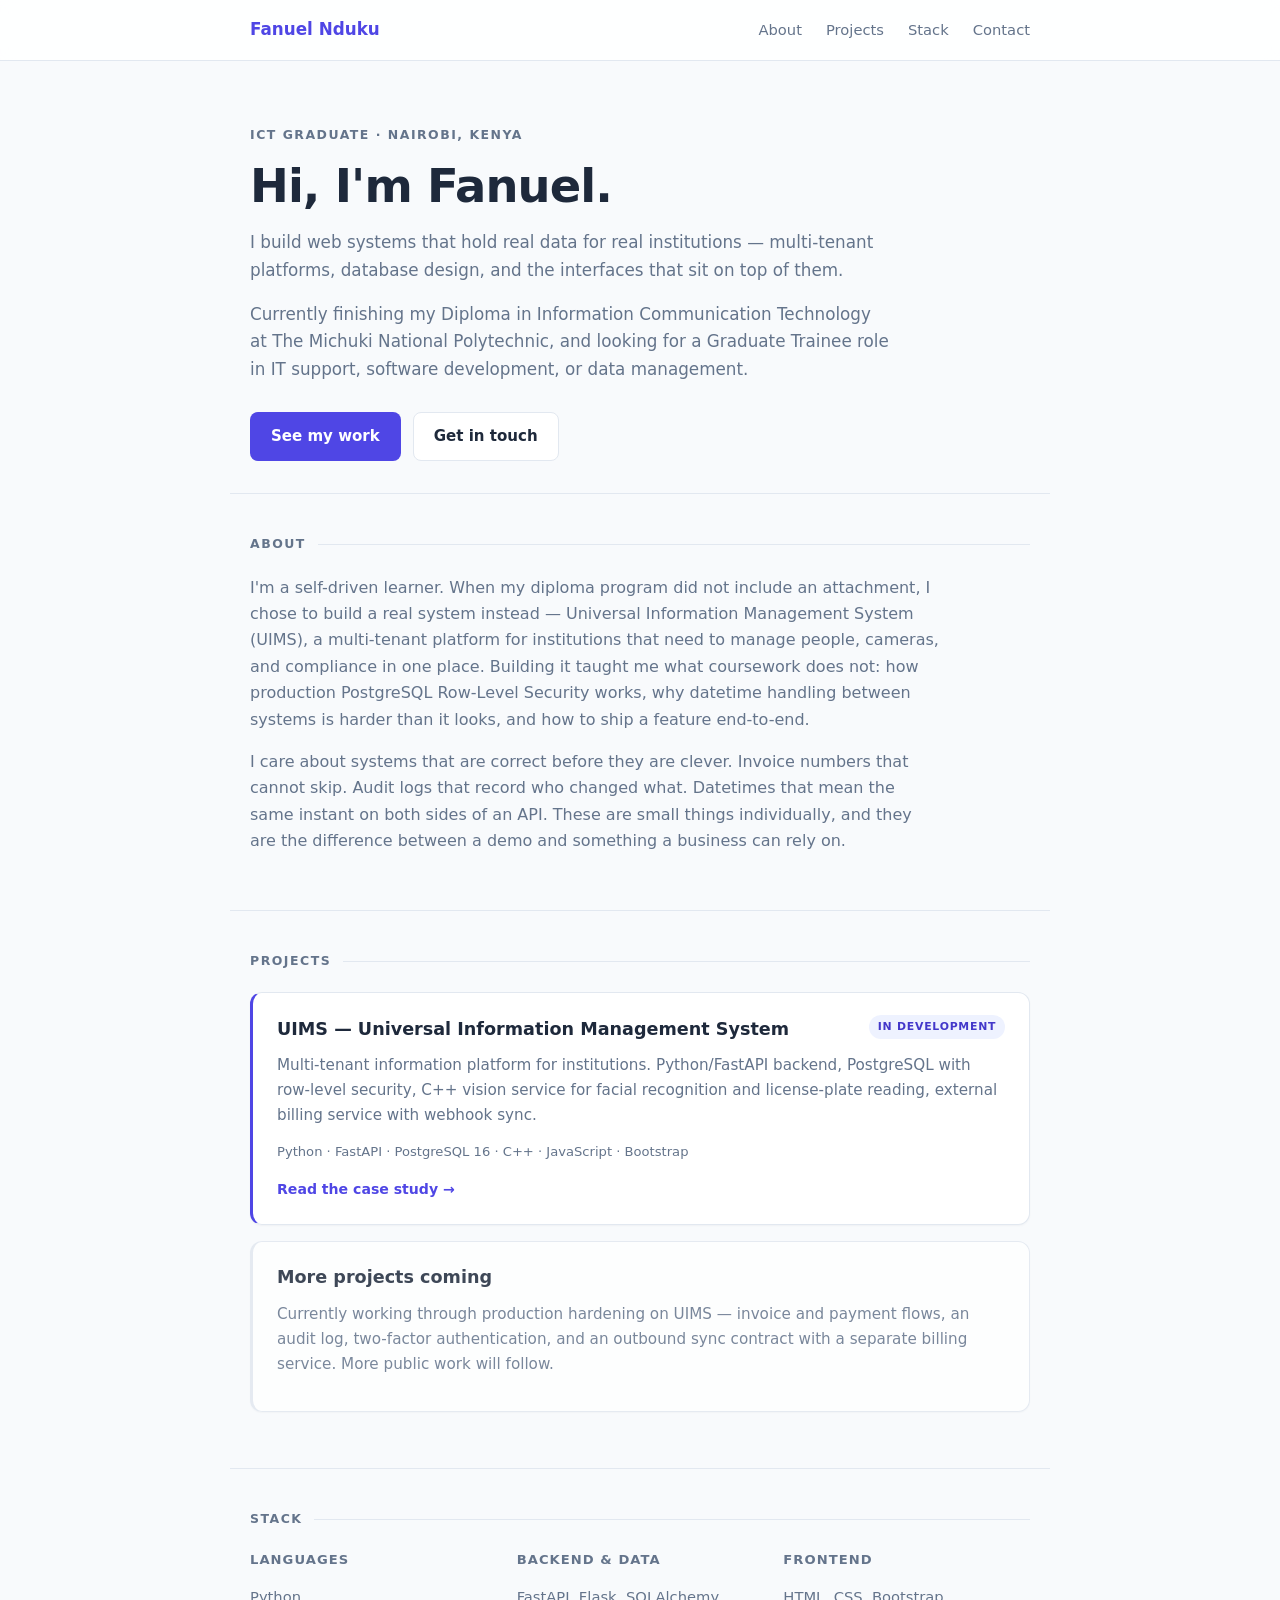
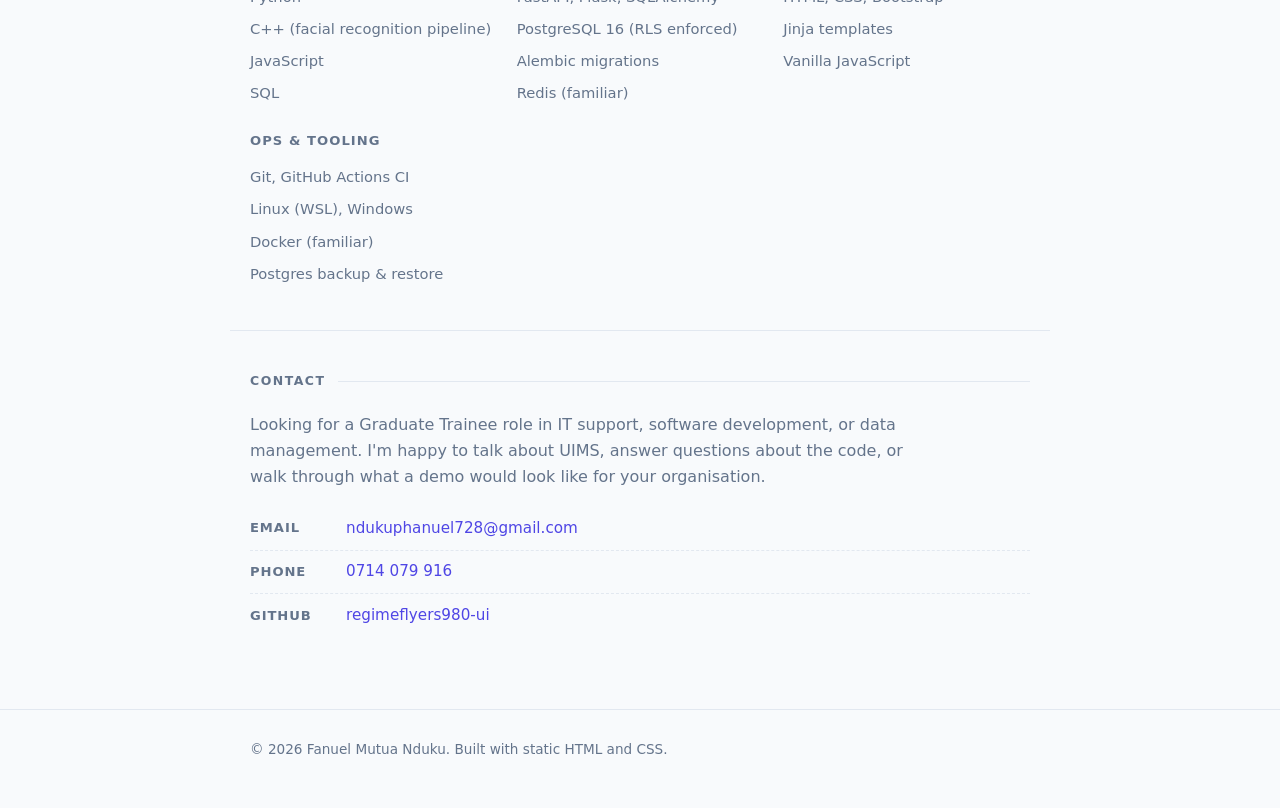
<file: index.html>
<!DOCTYPE html>
<html lang="en">
<head>
<meta charset="UTF-8">
<meta name="viewport" content="width=device-width, initial-scale=1.0">
<title>Fanuel Mutua Nduku — ICT Graduate & Developer</title>
<meta name="description" content="Fanuel Mutua Nduku — ICT graduate building web systems in Python, PostgreSQL, and C++. Author of UIMS, a multi-tenant information management system with facial recognition.">
<link rel="stylesheet" href="styles.css">
</head>
<body>

<header class="site-header">
  <div class="wrap header-inner">
    <a class="brand" href="index.html">Fanuel Nduku</a>
    <nav>
      <a href="#about">About</a>
      <a href="#projects">Projects</a>
      <a href="#stack">Stack</a>
      <a href="#contact">Contact</a>
    </nav>
  </div>
</header>

<main>

  <!-- HERO -->
  <section class="hero wrap">
    <p class="eyebrow">ICT Graduate · Nairobi, Kenya</p>
    <h1>Hi, I'm Fanuel.</h1>
    <p class="lede">
      I build web systems that hold real data for real institutions —
      multi-tenant platforms, database design, and the interfaces
      that sit on top of them.
    </p>
    <p class="lede">
      Currently finishing my Diploma in Information Communication Technology
      at The Michuki National Polytechnic, and looking for a Graduate
      Trainee role in IT support, software development, or data management.
    </p>
    <div class="hero-actions">
      <a class="btn btn-primary" href="#projects">See my work</a>
      <a class="btn btn-ghost" href="mailto:ndukuphanuel728@gmail.com">Get in touch</a>
    </div>
  </section>

  <!-- ABOUT -->
  <section id="about" class="section wrap">
    <h2>About</h2>
    <p>
      I'm a self-driven learner. When my diploma program did not include
      an attachment, I chose to build a real system instead — Universal
      Information Management System (UIMS), a multi-tenant platform for
      institutions that need to manage people, cameras, and compliance in
      one place. Building it taught me what coursework does not: how
      production PostgreSQL Row-Level Security works, why datetime
      handling between systems is harder than it looks, and how to ship
      a feature end-to-end.
    </p>
    <p>
      I care about systems that are correct before they are clever.
      Invoice numbers that cannot skip. Audit logs that record who
      changed what. Datetimes that mean the same instant on both sides
      of an API. These are small things individually, and they are the
      difference between a demo and something a business can rely on.
    </p>
  </section>

  <!-- PROJECTS -->
  <section id="projects" class="section wrap">
    <h2>Projects</h2>

    <a class="project-card" href="uims.html">
      <div class="project-card-body">
        <div class="project-card-head">
          <h3>UIMS — Universal Information Management System</h3>
          <span class="badge">In development</span>
        </div>
        <p class="project-tagline">
          Multi-tenant information platform for institutions.
          Python/FastAPI backend, PostgreSQL with row-level security,
          C++ vision service for facial recognition and license-plate
          reading, external billing service with webhook sync.
        </p>
        <p class="project-meta">
          Python · FastAPI · PostgreSQL 16 · C++ · JavaScript · Bootstrap
        </p>
        <span class="project-link">Read the case study →</span>
      </div>
    </a>

    <div class="project-card is-muted">
      <div class="project-card-body">
        <div class="project-card-head">
          <h3>More projects coming</h3>
        </div>
        <p class="project-tagline">
          Currently working through production hardening on UIMS — invoice
          and payment flows, an audit log, two-factor authentication,
          and an outbound sync contract with a separate billing service.
          More public work will follow.
        </p>
      </div>
    </div>
  </section>

  <!-- STACK -->
  <section id="stack" class="section wrap">
    <h2>Stack</h2>
    <div class="stack-grid">
      <div class="stack-col">
        <h3>Languages</h3>
        <ul>
          <li>Python</li>
          <li>C++ (facial recognition pipeline)</li>
          <li>JavaScript</li>
          <li>SQL</li>
        </ul>
      </div>
      <div class="stack-col">
        <h3>Backend & Data</h3>
        <ul>
          <li>FastAPI, Flask, SQLAlchemy</li>
          <li>PostgreSQL 16 (RLS enforced)</li>
          <li>Alembic migrations</li>
          <li>Redis (familiar)</li>
        </ul>
      </div>
      <div class="stack-col">
        <h3>Frontend</h3>
        <ul>
          <li>HTML, CSS, Bootstrap</li>
          <li>Jinja templates</li>
          <li>Vanilla JavaScript</li>
        </ul>
      </div>
      <div class="stack-col">
        <h3>Ops & Tooling</h3>
        <ul>
          <li>Git, GitHub Actions CI</li>
          <li>Linux (WSL), Windows</li>
          <li>Docker (familiar)</li>
          <li>Postgres backup &amp; restore</li>
        </ul>
      </div>
    </div>
  </section>

  <!-- CONTACT -->
  <section id="contact" class="section wrap">
    <h2>Contact</h2>
    <p>
      Looking for a Graduate Trainee role in IT support, software development,
      or data management. I'm happy to talk about UIMS, answer questions
      about the code, or walk through what a demo would look like for
      your organisation.
    </p>
    <ul class="contact-list">
      <li><span>Email</span><a href="mailto:ndukuphanuel728@gmail.com">ndukuphanuel728@gmail.com</a></li>
      <li><span>Phone</span><a href="tel:+254714079916">0714 079 916</a></li>
      <li><span>GitHub</span><a href="https://github.com/regimeflyers980-ui" rel="noopener">regimeflyers980-ui</a></li>
    </ul>
  </section>

</main>

<footer class="site-footer">
  <div class="wrap">
    <p>© 2026 Fanuel Mutua Nduku. Built with static HTML and CSS.</p>
  </div>
</footer>

</body>
</html>
</file>
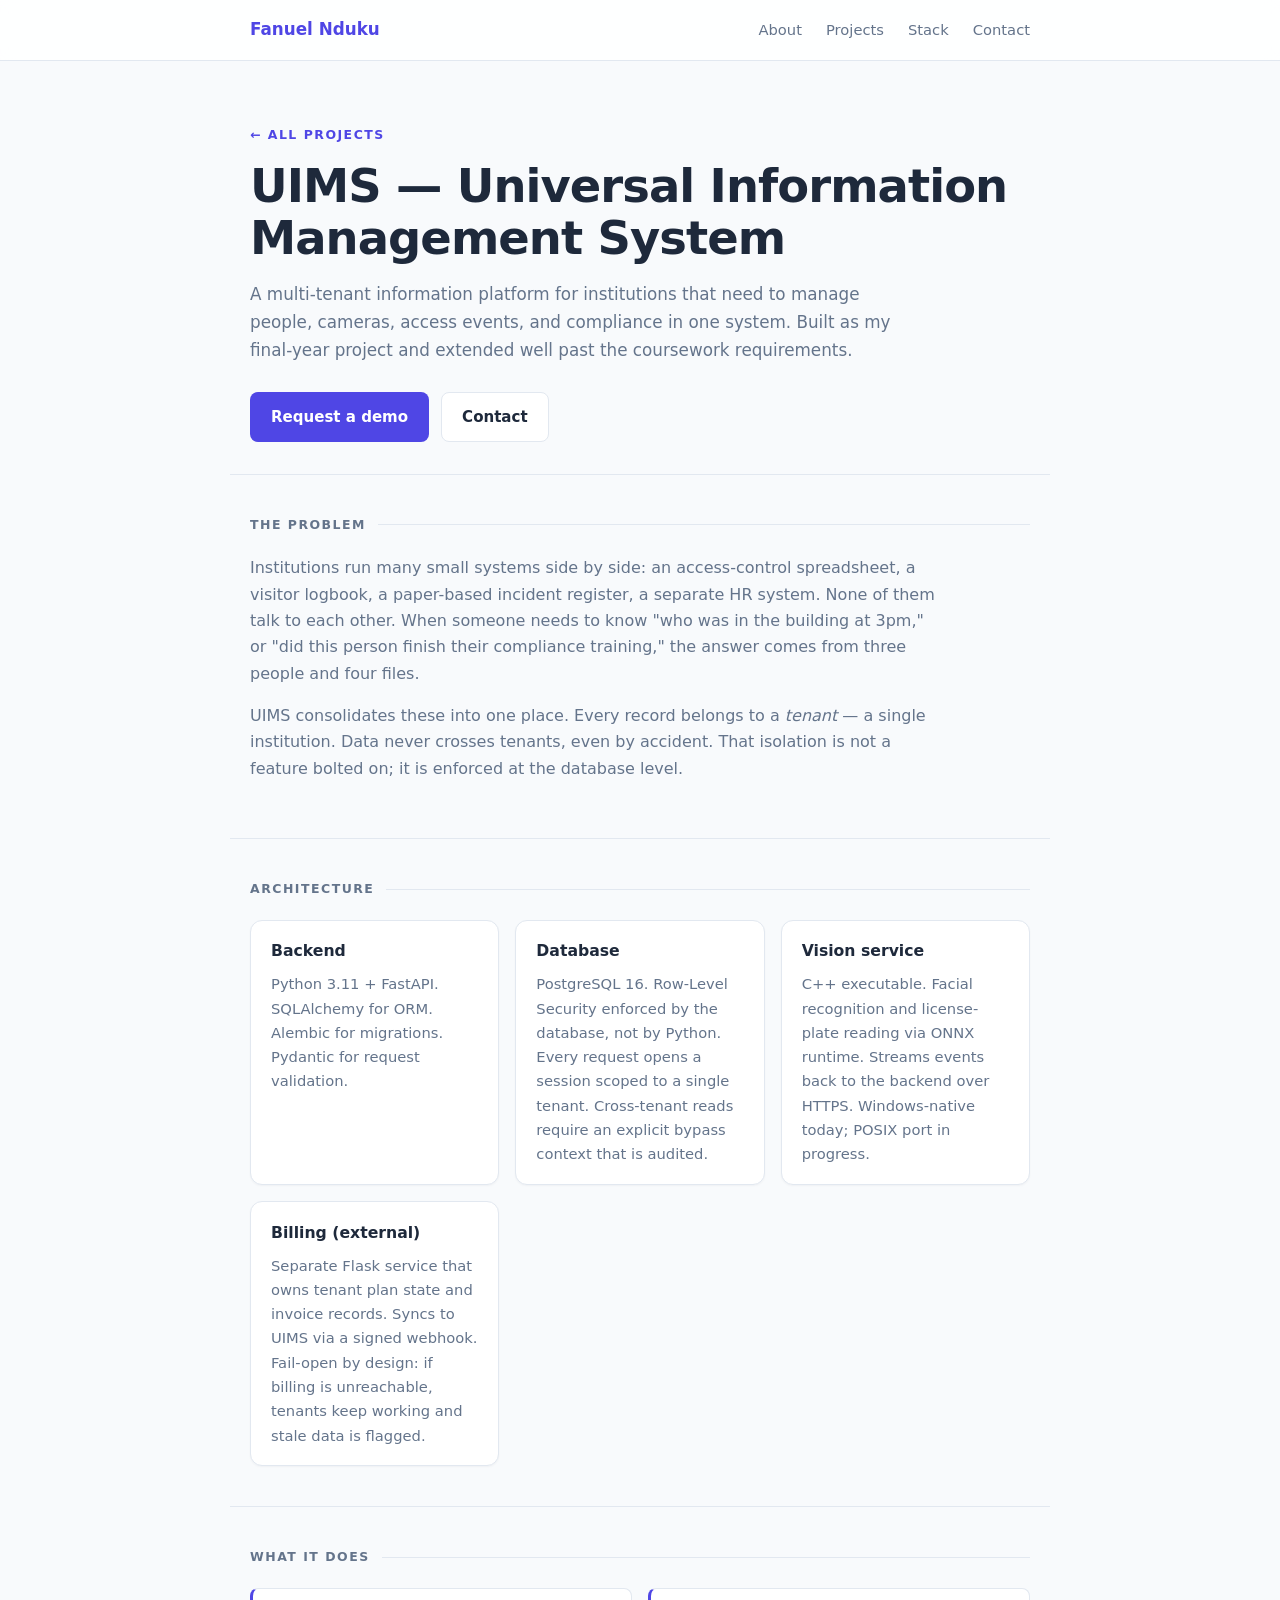
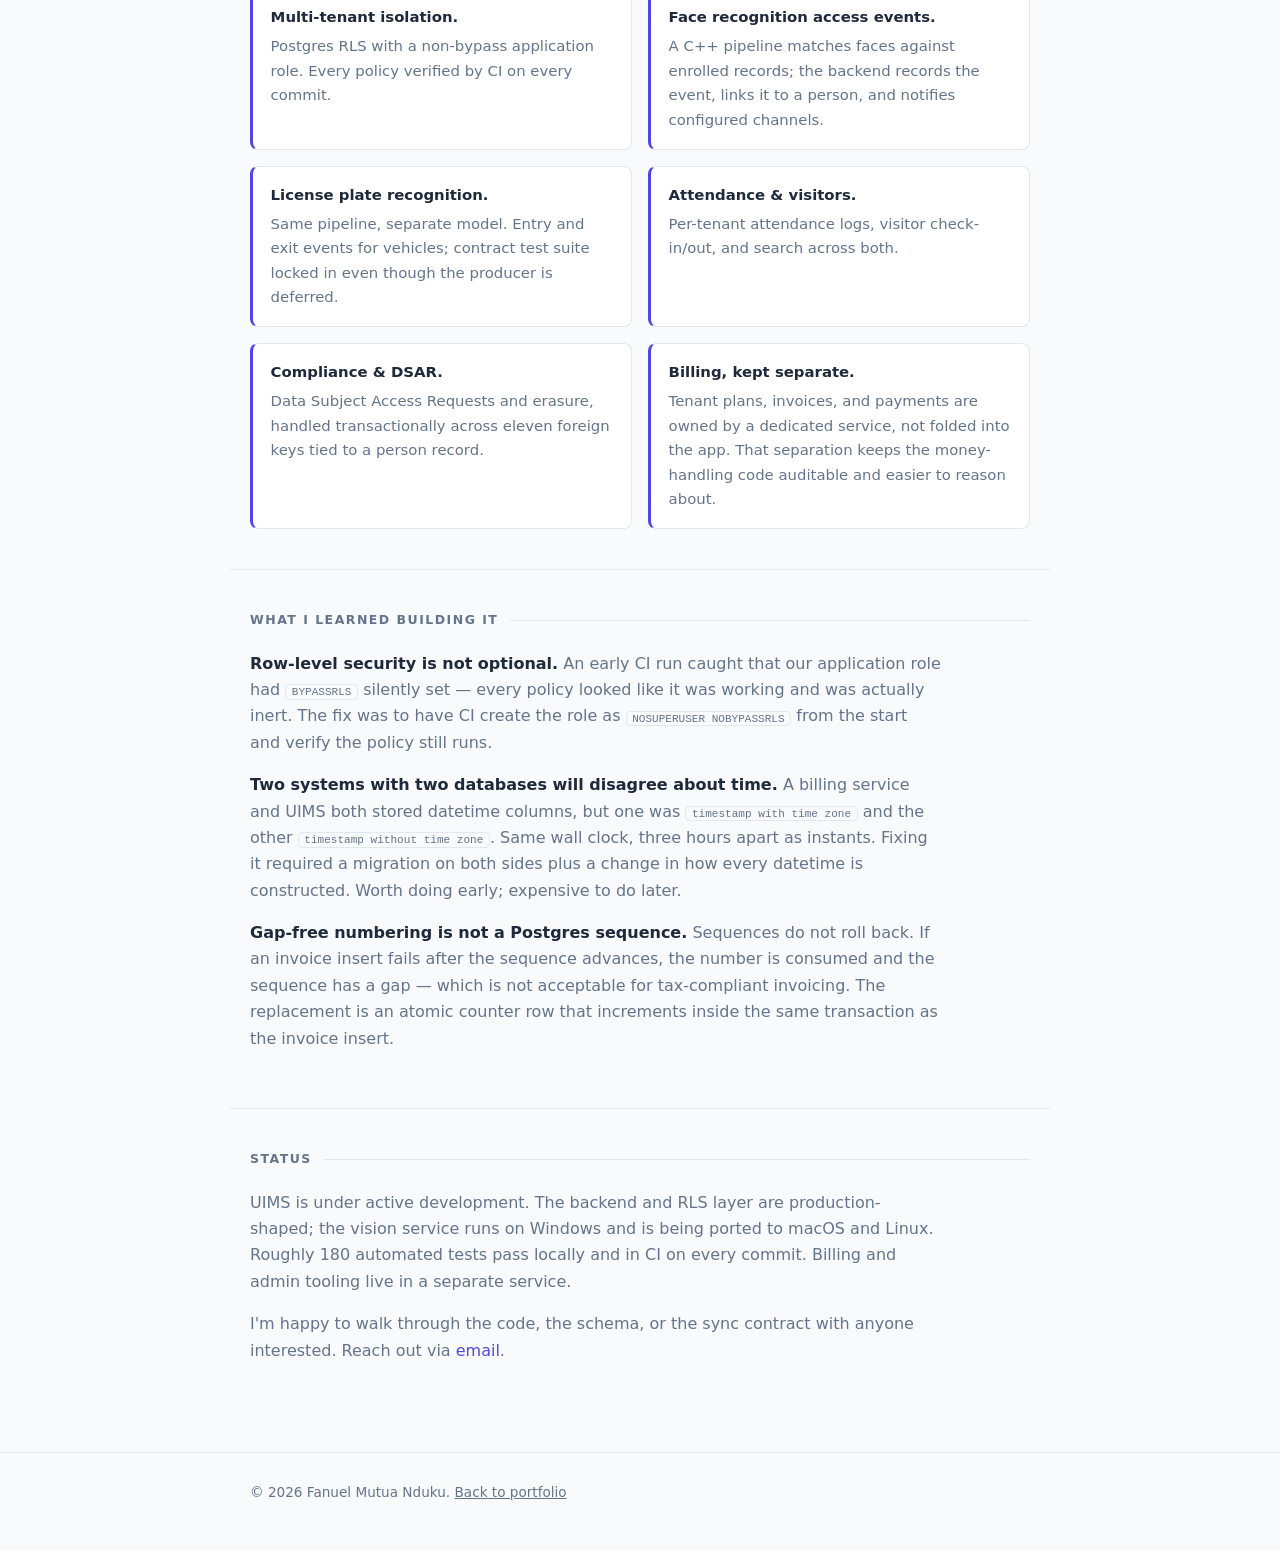
<file: uims.html>
<!DOCTYPE html>
<html lang="en">
<head>
<meta charset="UTF-8">
<meta name="viewport" content="width=device-width, initial-scale=1.0">
<title>UIMS — Case Study — Fanuel Mutua Nduku</title>
<meta name="description" content="Case study: UIMS — a multi-tenant information management system built with Python, FastAPI, PostgreSQL, and a C++ vision service.">
<link rel="stylesheet" href="styles.css">
</head>
<body>

<header class="site-header">
  <div class="wrap header-inner">
    <a class="brand" href="index.html">Fanuel Nduku</a>
    <nav>
      <a href="index.html#about">About</a>
      <a href="index.html#projects">Projects</a>
      <a href="index.html#stack">Stack</a>
      <a href="index.html#contact">Contact</a>
    </nav>
  </div>
</header>

<main>

  <section class="hero wrap">
    <p class="eyebrow"><a href="index.html#projects">← All projects</a></p>
    <h1>UIMS — Universal Information Management System</h1>
    <p class="lede">
      A multi-tenant information platform for institutions that need
      to manage people, cameras, access events, and compliance in one
      system. Built as my final-year project and extended well past
      the coursework requirements.
    </p>
    <div class="hero-actions">
      <a class="btn btn-primary" href="mailto:ndukuphanuel728@gmail.com?subject=UIMS%20demo%20request">Request a demo</a>
      <a class="btn btn-ghost" href="index.html#contact">Contact</a>
    </div>
  </section>

  <section class="section wrap">
    <h2>The problem</h2>
    <p>
      Institutions run many small systems side by side: an access-control
      spreadsheet, a visitor logbook, a paper-based incident register, a
      separate HR system. None of them talk to each other. When someone
      needs to know "who was in the building at 3pm," or "did this person
      finish their compliance training," the answer comes from three
      people and four files.
    </p>
    <p>
      UIMS consolidates these into one place. Every record belongs to a
      <em>tenant</em> — a single institution. Data never crosses tenants,
      even by accident. That isolation is not a feature bolted on; it is
      enforced at the database level.
    </p>
  </section>

  <section class="section wrap">
    <h2>Architecture</h2>
    <div class="arch-grid">
      <div class="arch-card">
        <h3>Backend</h3>
        <p>Python 3.11 + FastAPI. SQLAlchemy for ORM. Alembic for
        migrations. Pydantic for request validation.</p>
      </div>
      <div class="arch-card">
        <h3>Database</h3>
        <p>PostgreSQL 16. Row-Level Security enforced by the database,
        not by Python. Every request opens a session scoped to a single
        tenant. Cross-tenant reads require an explicit bypass context
        that is audited.</p>
      </div>
      <div class="arch-card">
        <h3>Vision service</h3>
        <p>C++ executable. Facial recognition and license-plate reading
        via ONNX runtime. Streams events back to the backend over HTTPS.
        Windows-native today; POSIX port in progress.</p>
      </div>
      <div class="arch-card">
        <h3>Billing (external)</h3>
        <p>Separate Flask service that owns tenant plan state and invoice
        records. Syncs to UIMS via a signed webhook. Fail-open by design:
        if billing is unreachable, tenants keep working and stale data
        is flagged.</p>
      </div>
    </div>
  </section>

  <section class="section wrap">
    <h2>What it does</h2>
    <ul class="feature-list">
      <li>
        <strong>Multi-tenant isolation.</strong>
        Postgres RLS with a non-bypass application role. Every policy
        verified by CI on every commit.
      </li>
      <li>
        <strong>Face recognition access events.</strong>
        A C++ pipeline matches faces against enrolled records; the
        backend records the event, links it to a person, and notifies
        configured channels.
      </li>
      <li>
        <strong>License plate recognition.</strong>
        Same pipeline, separate model. Entry and exit events for
        vehicles; contract test suite locked in even though the producer
        is deferred.
      </li>
      <li>
        <strong>Attendance &amp; visitors.</strong>
        Per-tenant attendance logs, visitor check-in/out, and search
        across both.
      </li>
      <li>
        <strong>Compliance &amp; DSAR.</strong>
        Data Subject Access Requests and erasure, handled transactionally
        across eleven foreign keys tied to a person record.
      </li>
      <li>
        <strong>Billing, kept separate.</strong>
        Tenant plans, invoices, and payments are owned by a dedicated
        service, not folded into the app. That separation keeps the
        money-handling code auditable and easier to reason about.
      </li>
    </ul>
  </section>

  <section class="section wrap">
    <h2>What I learned building it</h2>
    <p>
      <strong>Row-level security is not optional.</strong> An early CI
      run caught that our application role had <code>BYPASSRLS</code>
      silently set — every policy looked like it was working and was
      actually inert. The fix was to have CI create the role as
      <code>NOSUPERUSER NOBYPASSRLS</code> from the start and verify
      the policy still runs.
    </p>
    <p>
      <strong>Two systems with two databases will disagree about time.</strong>
      A billing service and UIMS both stored datetime columns, but one
      was <code>timestamp with time zone</code> and the other
      <code>timestamp without time zone</code>. Same wall clock, three
      hours apart as instants. Fixing it required a migration on both
      sides plus a change in how every datetime is constructed. Worth
      doing early; expensive to do later.
    </p>
    <p>
      <strong>Gap-free numbering is not a Postgres sequence.</strong>
      Sequences do not roll back. If an invoice insert fails after the
      sequence advances, the number is consumed and the sequence has a
      gap — which is not acceptable for tax-compliant invoicing. The
      replacement is an atomic counter row that increments inside the
      same transaction as the invoice insert.
    </p>
  </section>

  <section class="section wrap">
    <h2>Status</h2>
    <p>
      UIMS is under active development. The backend and RLS layer are
      production-shaped; the vision service runs on Windows and is being
      ported to macOS and Linux. Roughly 180 automated tests pass locally
      and in CI on every commit. Billing and admin tooling live in a
      separate service.
    </p>
    <p>
      I'm happy to walk through the code, the schema, or the sync
      contract with anyone interested. Reach out via
      <a href="mailto:ndukuphanuel728@gmail.com">email</a>.
    </p>
  </section>

</main>

<footer class="site-footer">
  <div class="wrap">
    <p>© 2026 Fanuel Mutua Nduku. <a href="index.html">Back to portfolio</a></p>
  </div>
</footer>

</body>
</html>
</file>
<file: styles.css>
:root {
  --primary: #4f46e5;
  --primary-dark: #4338ca;
  --primary-soft: #eef2ff;
  --bg: #f8fafc;
  --card: #ffffff;
  --line: #e2e8f0;
  --text: #1e293b;
  --muted: #64748b;
  --radius: 12px;
  --radius-sm: 8px;
  --shadow-sm: 0 1px 2px rgba(15, 23, 42, 0.04);
  --shadow-md: 0 6px 20px rgba(15, 23, 42, 0.08);
  --font: 'Segoe UI', Tahoma, Geneva, Verdana, system-ui, -apple-system, sans-serif;
  --maxw: 820px;
}

* { margin: 0; padding: 0; box-sizing: border-box; }

html { scroll-behavior: smooth; -webkit-text-size-adjust: 100%; }

body {
  font-family: var(--font);
  background: var(--bg);
  color: var(--text);
  line-height: 1.65;
  -webkit-font-smoothing: antialiased;
}

a { color: var(--primary); text-decoration: none; }
a:hover { text-decoration: underline; }

code {
  background: var(--bg);
  border: 1px solid var(--line);
  border-radius: 4px;
  padding: 0.05rem 0.35rem;
  font-size: 0.85em;
}

.wrap { max-width: var(--maxw); margin: 0 auto; padding: 0 1.25rem; }

/* ---------- Header ---------- */
.site-header {
  background: rgba(255, 255, 255, 0.85);
  backdrop-filter: blur(8px);
  border-bottom: 1px solid var(--line);
  position: sticky;
  top: 0;
  z-index: 50;
}

.header-inner {
  display: flex;
  justify-content: space-between;
  align-items: center;
  gap: 1.5rem;
  padding-top: 1rem;
  padding-bottom: 1rem;
  flex-wrap: wrap;
}

.brand {
  font-weight: 700;
  font-size: 1.05rem;
  color: var(--primary);
}

.site-header nav {
  display: flex;
  gap: 1.5rem;
  flex-wrap: wrap;
}

.site-header nav a {
  color: var(--muted);
  font-size: 0.92rem;
  font-weight: 500;
}

.site-header nav a:hover { color: var(--text); text-decoration: none; }

/* ---------- Hero ---------- */
.hero { padding: 4rem 1.25rem 2rem; }

.eyebrow {
  font-size: 0.78rem;
  text-transform: uppercase;
  letter-spacing: 0.12em;
  color: var(--muted);
  font-weight: 700;
  margin-bottom: 1rem;
}

.hero h1 {
  font-size: clamp(2rem, 5.5vw, 2.9rem);
  line-height: 1.12;
  letter-spacing: -0.02em;
  font-weight: 800;
  margin-bottom: 1rem;
}

.lede {
  font-size: 1.05rem;
  color: var(--muted);
  max-width: 60ch;
  margin-bottom: 1rem;
}

.hero-actions {
  display: flex;
  gap: 0.75rem;
  margin-top: 1.75rem;
  flex-wrap: wrap;
}

/* ---------- Buttons ---------- */
.btn {
  display: inline-block;
  padding: 0.7rem 1.25rem;
  border-radius: var(--radius-sm);
  font-size: 0.94rem;
  font-weight: 600;
  border: 1px solid transparent;
  transition: background 0.15s, border-color 0.15s;
}

.btn:hover { text-decoration: none; }

.btn-primary { background: var(--primary); color: #fff; }
.btn-primary:hover { background: var(--primary-dark); }

.btn-ghost {
  background: var(--card);
  color: var(--text);
  border-color: var(--line);
}
.btn-ghost:hover { background: var(--primary-soft); border-color: var(--primary); color: var(--primary-dark); }

/* ---------- Sections ---------- */
.section { padding: 2.5rem 1.25rem; border-top: 1px solid var(--line); }

.section > h2 {
  display: flex;
  align-items: center;
  gap: 0.75rem;
  font-size: 0.78rem;
  text-transform: uppercase;
  letter-spacing: 0.12em;
  color: var(--muted);
  font-weight: 700;
  margin-bottom: 1.25rem;
}

.section > h2::after {
  content: "";
  flex: 1;
  height: 1px;
  background: var(--line);
}

.section > p {
  color: var(--muted);
  margin-bottom: 1rem;
  max-width: 68ch;
}

.section > p strong { color: var(--text); }

/* ---------- Projects ---------- */
.project-card {
  display: block;
  background: var(--card);
  border: 1px solid var(--line);
  border-left: 3px solid var(--primary);
  border-radius: var(--radius);
  padding: 1.35rem 1.5rem;
  margin-bottom: 1rem;
  box-shadow: var(--shadow-sm);
  transition: transform 0.15s, box-shadow 0.15s;
  color: inherit;
}

.project-card:hover {
  transform: translateY(-2px);
  box-shadow: var(--shadow-md);
  text-decoration: none;
}

.project-card.is-muted {
  border-left-color: var(--line);
  opacity: 0.85;
  cursor: default;
}

.project-card-head {
  display: flex;
  justify-content: space-between;
  align-items: flex-start;
  gap: 0.75rem;
  margin-bottom: 0.6rem;
  flex-wrap: wrap;
}

.project-card-head h3 { font-size: 1.1rem; font-weight: 600; }

.badge {
  display: inline-block;
  font-size: 0.68rem;
  font-weight: 700;
  text-transform: uppercase;
  letter-spacing: 0.07em;
  padding: 0.2rem 0.55rem;
  border-radius: 999px;
  background: var(--primary-soft);
  color: var(--primary-dark);
}

.project-tagline {
  color: var(--muted);
  font-size: 0.95rem;
  margin-bottom: 0.75rem;
}

.project-meta {
  color: var(--muted);
  font-size: 0.82rem;
  margin-bottom: 0.85rem;
}

.project-link {
  display: inline-block;
  font-size: 0.88rem;
  font-weight: 600;
  color: var(--primary);
}

/* ---------- Stack grid ---------- */
.stack-grid {
  display: grid;
  gap: 1.25rem;
  grid-template-columns: repeat(auto-fit, minmax(200px, 1fr));
}

.stack-col h3 {
  font-size: 0.82rem;
  text-transform: uppercase;
  letter-spacing: 0.08em;
  font-weight: 700;
  color: var(--muted);
  margin-bottom: 0.6rem;
}

.stack-col ul { list-style: none; }
.stack-col li {
  font-size: 0.92rem;
  color: var(--muted);
  padding: 0.25rem 0;
}

/* ---------- Architecture grid (uims.html) ---------- */
.arch-grid {
  display: grid;
  gap: 1rem;
  grid-template-columns: repeat(auto-fit, minmax(220px, 1fr));
}

.arch-card {
  background: var(--card);
  border: 1px solid var(--line);
  border-radius: var(--radius);
  padding: 1.1rem 1.25rem;
  box-shadow: var(--shadow-sm);
}

.arch-card h3 { font-size: 0.98rem; margin-bottom: 0.5rem; }
.arch-card p { font-size: 0.92rem; color: var(--muted); }

/* ---------- Feature list ---------- */
.feature-list {
  list-style: none;
  display: grid;
  gap: 1rem;
  grid-template-columns: repeat(auto-fit, minmax(280px, 1fr));
}

.feature-list li {
  background: var(--card);
  border: 1px solid var(--line);
  border-left: 3px solid var(--primary);
  border-radius: var(--radius-sm);
  padding: 1rem 1.1rem;
  font-size: 0.93rem;
  color: var(--muted);
}

.feature-list strong {
  color: var(--text);
  display: block;
  margin-bottom: 0.3rem;
  font-weight: 600;
}

/* ---------- Contact ---------- */
.contact-list { list-style: none; margin-top: 1rem; }
.contact-list li {
  display: flex;
  gap: 1rem;
  padding: 0.55rem 0;
  border-bottom: 1px dashed var(--line);
  font-size: 0.95rem;
}
.contact-list li:last-child { border-bottom: none; }
.contact-list li > span {
  min-width: 80px;
  color: var(--muted);
  font-size: 0.82rem;
  font-weight: 600;
  text-transform: uppercase;
  letter-spacing: 0.07em;
  align-self: center;
}

/* ---------- Footer ---------- */
.site-footer {
  border-top: 1px solid var(--line);
  margin-top: 2rem;
  padding: 1.75rem 0 3rem;
  color: var(--muted);
  font-size: 0.85rem;
}

.site-footer a { color: var(--muted); text-decoration: underline; }

/* ---------- Responsive ---------- */
@media (max-width: 560px) {
  .hero { padding: 2.5rem 1.25rem 1.5rem; }
  .site-header nav { gap: 1rem; }
  .site-header nav a { font-size: 0.85rem; }
}
</file>
